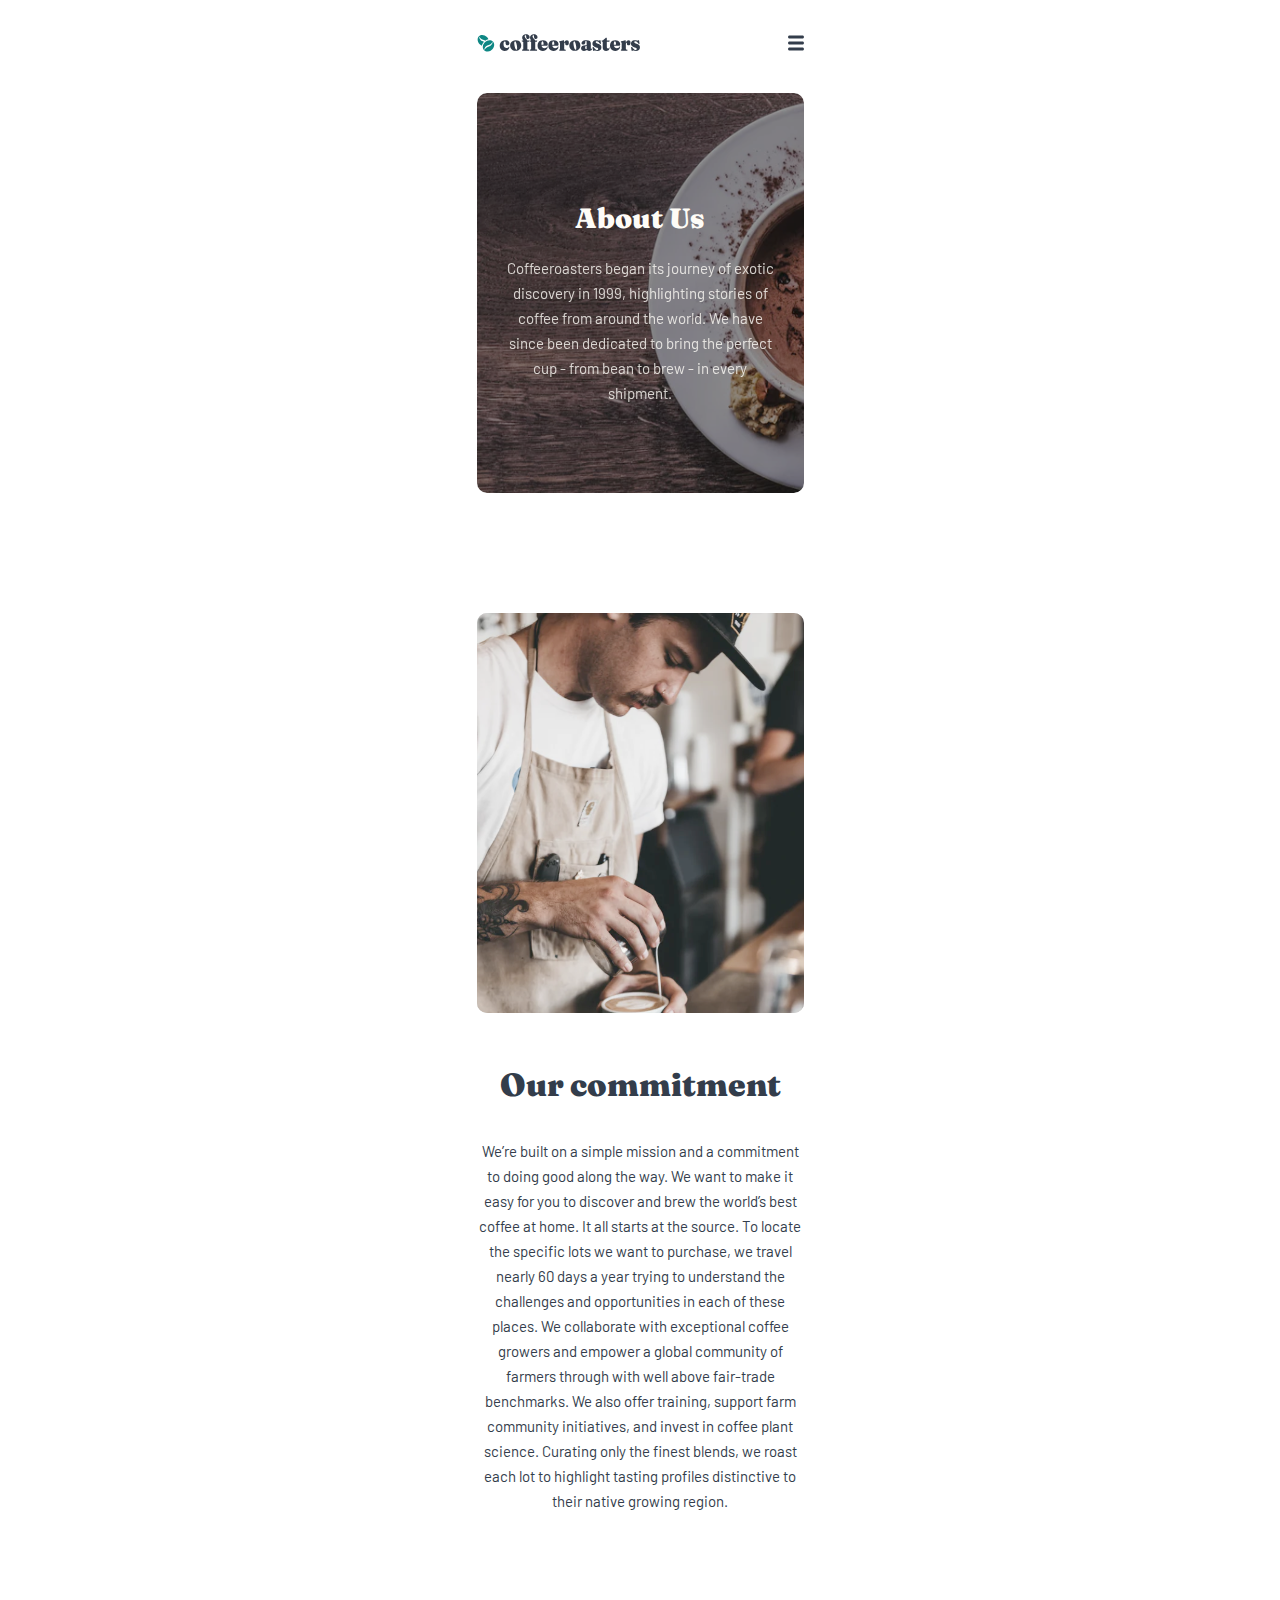
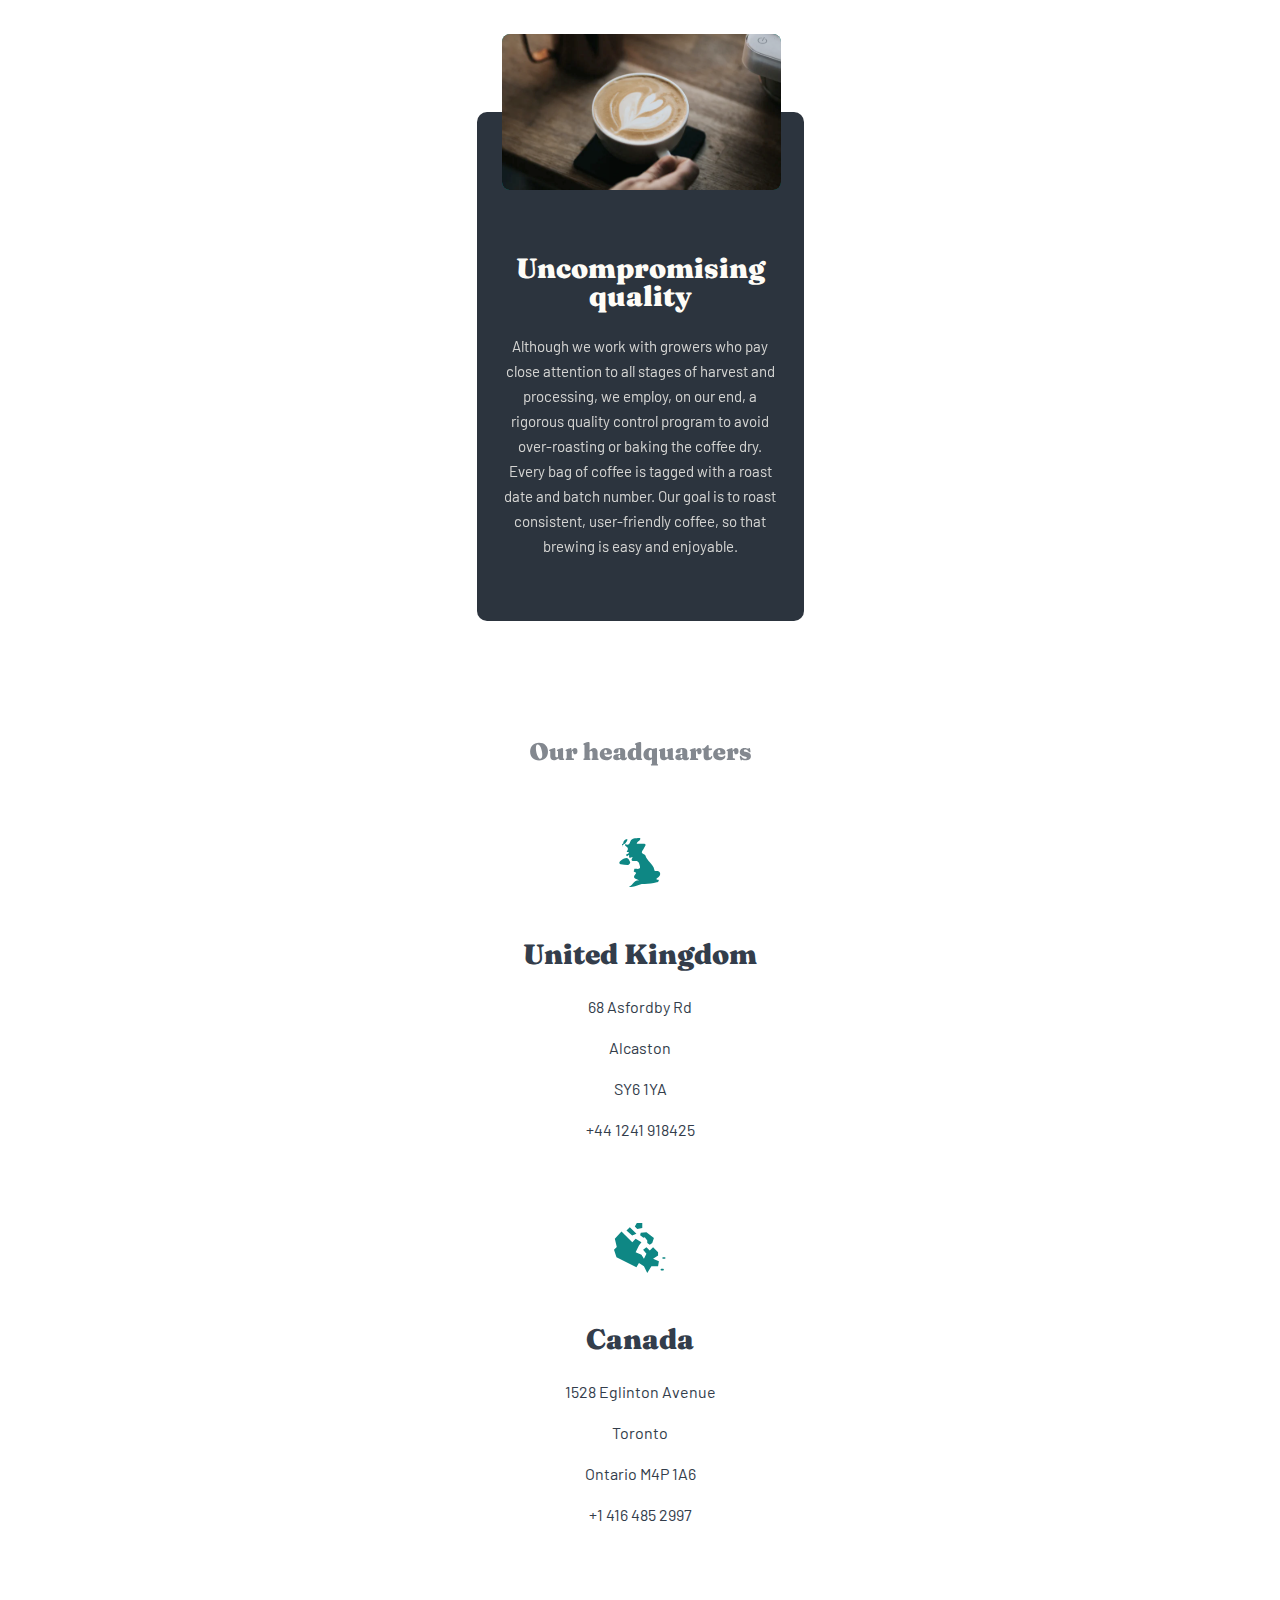
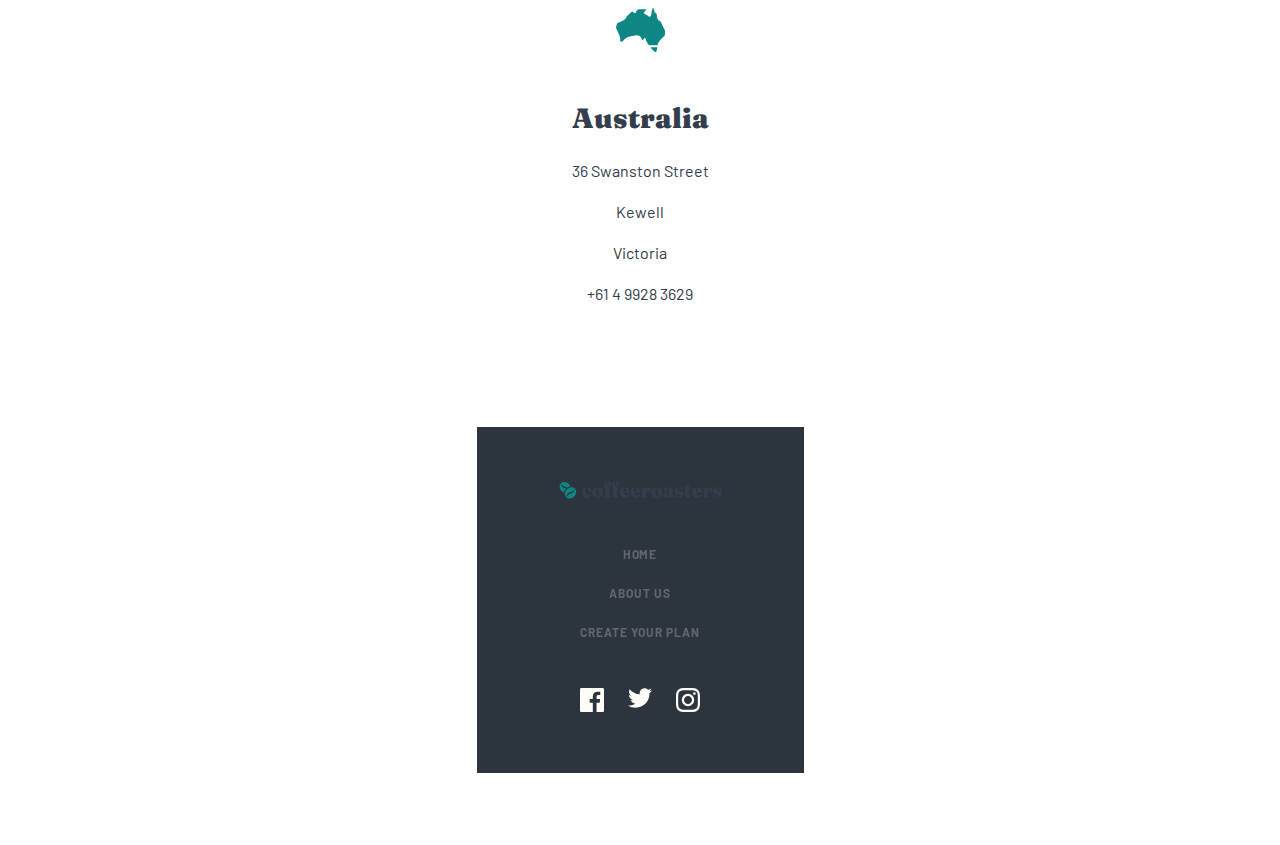
<file: About.html>
<!DOCTYPE html>
<html lang="en">
<head>
    <meta charset="UTF-8">
    <meta name="viewport" content="width=device-width, initial-scale=1.0">
    <title>Coffeshop/about</title>
    <link rel="stylesheet" href="About.css">
    <link rel="stylesheet" href="Sub.html">
    <link rel="stylesheet" href="index.html">
</head>
<body>
   <div class="Parent">

    <div class="Burgermenu">
        <div class="Forpictures margin1"> 
            <img src="Assets/Mobile/CoffeeLogo.svg" alt="" class="Mobile">
            <img src="Assets/Mobile/Burger.svg" alt="" class="Mobile logo2">
        </div>

        <div class="Forpicture">
            <div class="fortext">
                <a href="index.html">Home</a>
                <a href="About.html">About</a>
                <a href="Sub.html">Create Your Plan</a>
            </div>
        </div>
    </div>

    <div class="Forpictures"> 
        <img src="Assets/Mobile/CoffeeLogo.svg" alt="" class="Mobile">
        <img src="Assets/Mobile/Burger.svg" alt="" class="Mobile logo">
    </div>

    <div class="Aboutus">
        <p class="About">About Us</p>
        <p class="Coffeeroasters">Coffeeroasters began its journey of exotic discovery in 1999, highlighting stories of coffee from around the world. We have since been dedicated to bring the perfect cup - from bean to brew - in every shipment.</p>
    </div>

    <div class="ayarvicisaxeli">
    <img src="Assets/Mobile/Manwithcoffee.svg" class="Mobile ManwithCoffee" alt="">
        <p class="commitment">Our commitment</p>
        <p class="mission">We’re built on a simple mission and a commitment to doing good along the way. We want to make it easy for you to discover and brew the world’s best coffee at home. It all starts at the source. To locate the specific lots we want to purchase, we travel nearly 60 days a year trying to understand the challenges and opportunities in each of these places. We collaborate with exceptional coffee growers and empower a global community of farmers through with well above fair-trade benchmarks. We also offer training, support farm community initiatives, and invest in coffee plant science. Curating only the finest blends, we roast each lot to highlight tasting profiles distinctive to their native growing region.</p>
    </div>

    <div class="Blackbox">
        <img src="Assets/Mobile/Darkcoffee.svg"  class="Mobile Darkcoffee" alt="">
        <p class="Uncompromising">Uncompromising quality</p>
        <p class="Although">Although we work with growers who pay close attention to all stages of harvest and processing, we employ, on our end, a rigorous quality control program to avoid over-roasting or baking the coffee dry. Every bag of coffee is tagged with a roast date and batch number. Our goal is to roast consistent, user-friendly coffee, so that brewing is easy and enjoyable.</p>
    </div>

    <div class="Countries">
        <img src="Assets/Mobile/Our headquarters.svg" alt="">


        <div class="qveynebi pirveli">
            <img src="Assets/Mobile/Uk.svg" alt="">

            <p class="United">United Kingdom</p>
            
            <div class="Status">
                <p>68 Asfordby Rd</p>
                <p>Alcaston</p>
                <p>SY6 1YA</p>
                <p>+44 1241 918425</p>
            </div>
        </div>

        <div class="qveynebi meore">
            <img src="Assets/Mobile/Canada.svg" alt="">

            <p class="United">Canada</p>
            
            <div class="Status">
                <p>1528 Eglinton Avenue</p>
                <p>Toronto</p>
                <p>Ontario M4P 1A6</p>
                <p>+1 416 485 2997</p>
            </div>
        </div>

        <div class="qveynebi meore">
            <img src="Assets/Mobile/Australia.svg" alt="">

            <p class="United">Australia</p>
            
            <div class="Status">
                <p>36 Swanston Street</p>
                <p>Kewell</p>
                <p>Victoria</p>
                <p>+61 4 9928 3629</p>
            </div>
        </div>
    </div>

    <div class="Lastdiv">
        <img src="Assets/Mobile/CoffeeLogo.svg" class="Mobile Lastimg" alt="">
        <div class="Arefs">
         <a href="index.html" class="lastp">Home</a>
         <a href="About.html" class="lastp">ABOUT US</a>
         <a href="Sub.html" class="lastp">CREATE YOUR PLAN</a>
      </div>

      <div class="Icons">
          <svg xmlns="http://www.w3.org/2000/svg" width="24" height="24" viewBox="0 0 24 24" fill="none">
              <path d="M22.675 0H1.325C0.593 0 0 0.593 0 1.325V22.676C0 23.407 0.593 24 1.325 24H12.82V14.706H9.692V11.084H12.82V8.413C12.82 5.313 14.713 3.625 17.479 3.625C18.804 3.625 19.942 3.724 20.274 3.768V7.008L18.356 7.009C16.852 7.009 16.561 7.724 16.561 8.772V11.085H20.148L19.681 14.707H16.561V24H22.677C23.407 24 24 23.407 24 22.675V1.325C24 0.593 23.407 0 22.675 0Z" fill="#FEFCF7"/>
            </svg>

          <svg xmlns="http://www.w3.org/2000/svg" width="24" height="20" viewBox="0 0 24 20" fill="none">
              <path d="M24 2.55705C23.117 2.94905 22.168 3.21305 21.172 3.33205C22.189 2.72305 22.97 1.75805 23.337 0.608047C22.386 1.17205 21.332 1.58205 20.21 1.80305C19.313 0.846047 18.032 0.248047 16.616 0.248047C13.437 0.248047 11.101 3.21405 11.819 6.29305C7.728 6.08805 4.1 4.12805 1.671 1.14905C0.381 3.36205 1.002 6.25705 3.194 7.72305C2.388 7.69705 1.628 7.47605 0.965 7.10705C0.911 9.38805 2.546 11.522 4.914 11.997C4.221 12.185 3.462 12.229 2.69 12.081C3.316 14.037 5.134 15.46 7.29 15.5C5.22 17.123 2.612 17.848 0 17.54C2.179 18.937 4.768 19.752 7.548 19.752C16.69 19.752 21.855 12.031 21.543 5.10605C22.505 4.41105 23.34 3.54405 24 2.55705Z" fill="#FEFCF7"/>
            </svg>

          <svg xmlns="http://www.w3.org/2000/svg" width="24" height="24" viewBox="0 0 24 24" fill="none">
              <path fill-rule="evenodd" clip-rule="evenodd" d="M12 0C8.741 0 8.333 0.014 7.053 0.072C2.695 0.272 0.273 2.69 0.073 7.052C0.014 8.333 0 8.741 0 12C0 15.259 0.014 15.668 0.072 16.948C0.272 21.306 2.69 23.728 7.052 23.928C8.333 23.986 8.741 24 12 24C15.259 24 15.668 23.986 16.948 23.928C21.302 23.728 23.73 21.31 23.927 16.948C23.986 15.668 24 15.259 24 12C24 8.741 23.986 8.333 23.928 7.053C23.732 2.699 21.311 0.273 16.949 0.073C15.668 0.014 15.259 0 12 0ZM12 2.163C15.204 2.163 15.584 2.175 16.85 2.233C20.102 2.381 21.621 3.924 21.769 7.152C21.827 8.417 21.838 8.797 21.838 12.001C21.838 15.206 21.826 15.585 21.769 16.85C21.62 20.075 20.105 21.621 16.85 21.769C15.584 21.827 15.206 21.839 12 21.839C8.796 21.839 8.416 21.827 7.151 21.769C3.891 21.62 2.38 20.07 2.232 16.849C2.174 15.584 2.162 15.205 2.162 12C2.162 8.796 2.175 8.417 2.232 7.151C2.381 3.924 3.896 2.38 7.151 2.232C8.417 2.175 8.796 2.163 12 2.163ZM5.838 12C5.838 8.597 8.597 5.838 12 5.838C15.403 5.838 18.162 8.597 18.162 12C18.162 15.404 15.403 18.163 12 18.163C8.597 18.163 5.838 15.403 5.838 12ZM12 16C9.791 16 8 14.21 8 12C8 9.791 9.791 8 12 8C14.209 8 16 9.791 16 12C16 14.21 14.209 16 12 16ZM16.965 5.595C16.965 4.8 17.61 4.155 18.406 4.155C19.201 4.155 19.845 4.8 19.845 5.595C19.845 6.39 19.201 7.035 18.406 7.035C17.61 7.035 16.965 6.39 16.965 5.595Z" fill="#FEFCF7"/>
            </svg>

      </div>

     </div>

   </div>

   <script src="burger.js"></script>
</body>
</html>
</file>
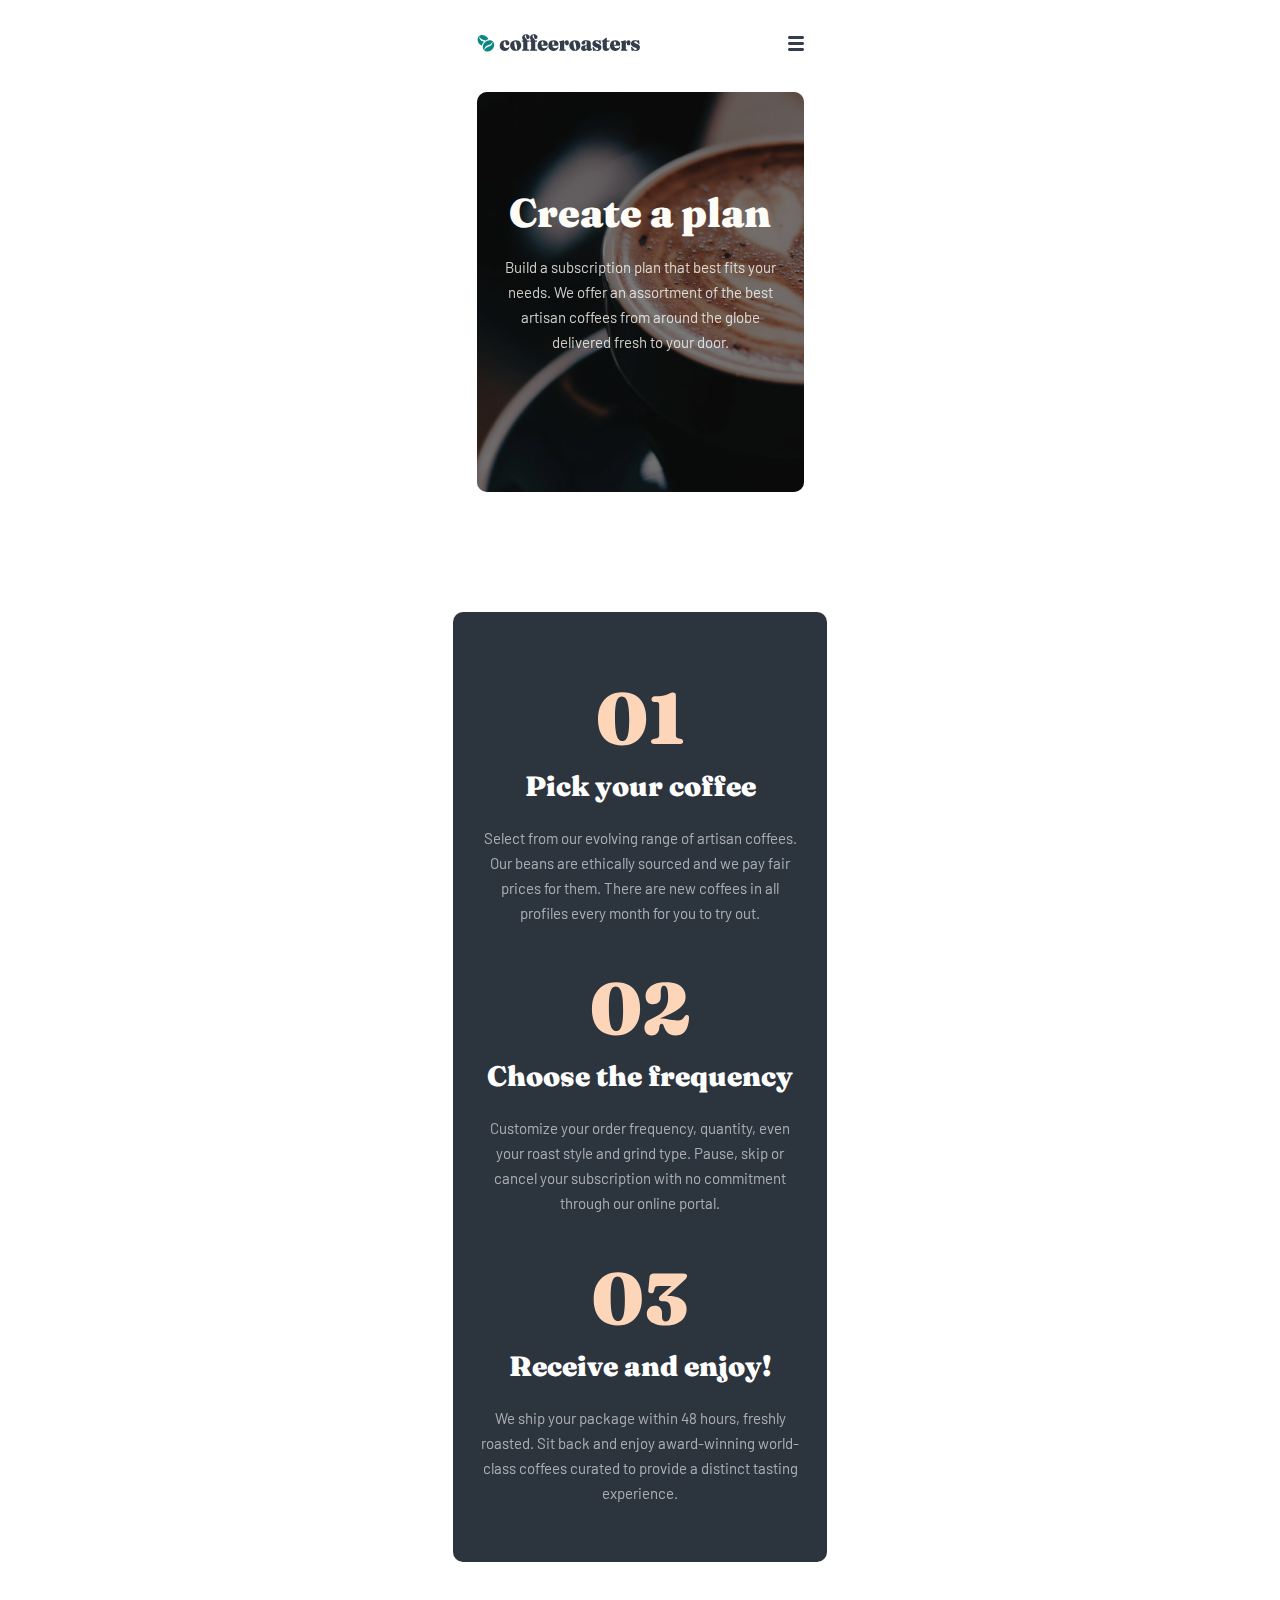
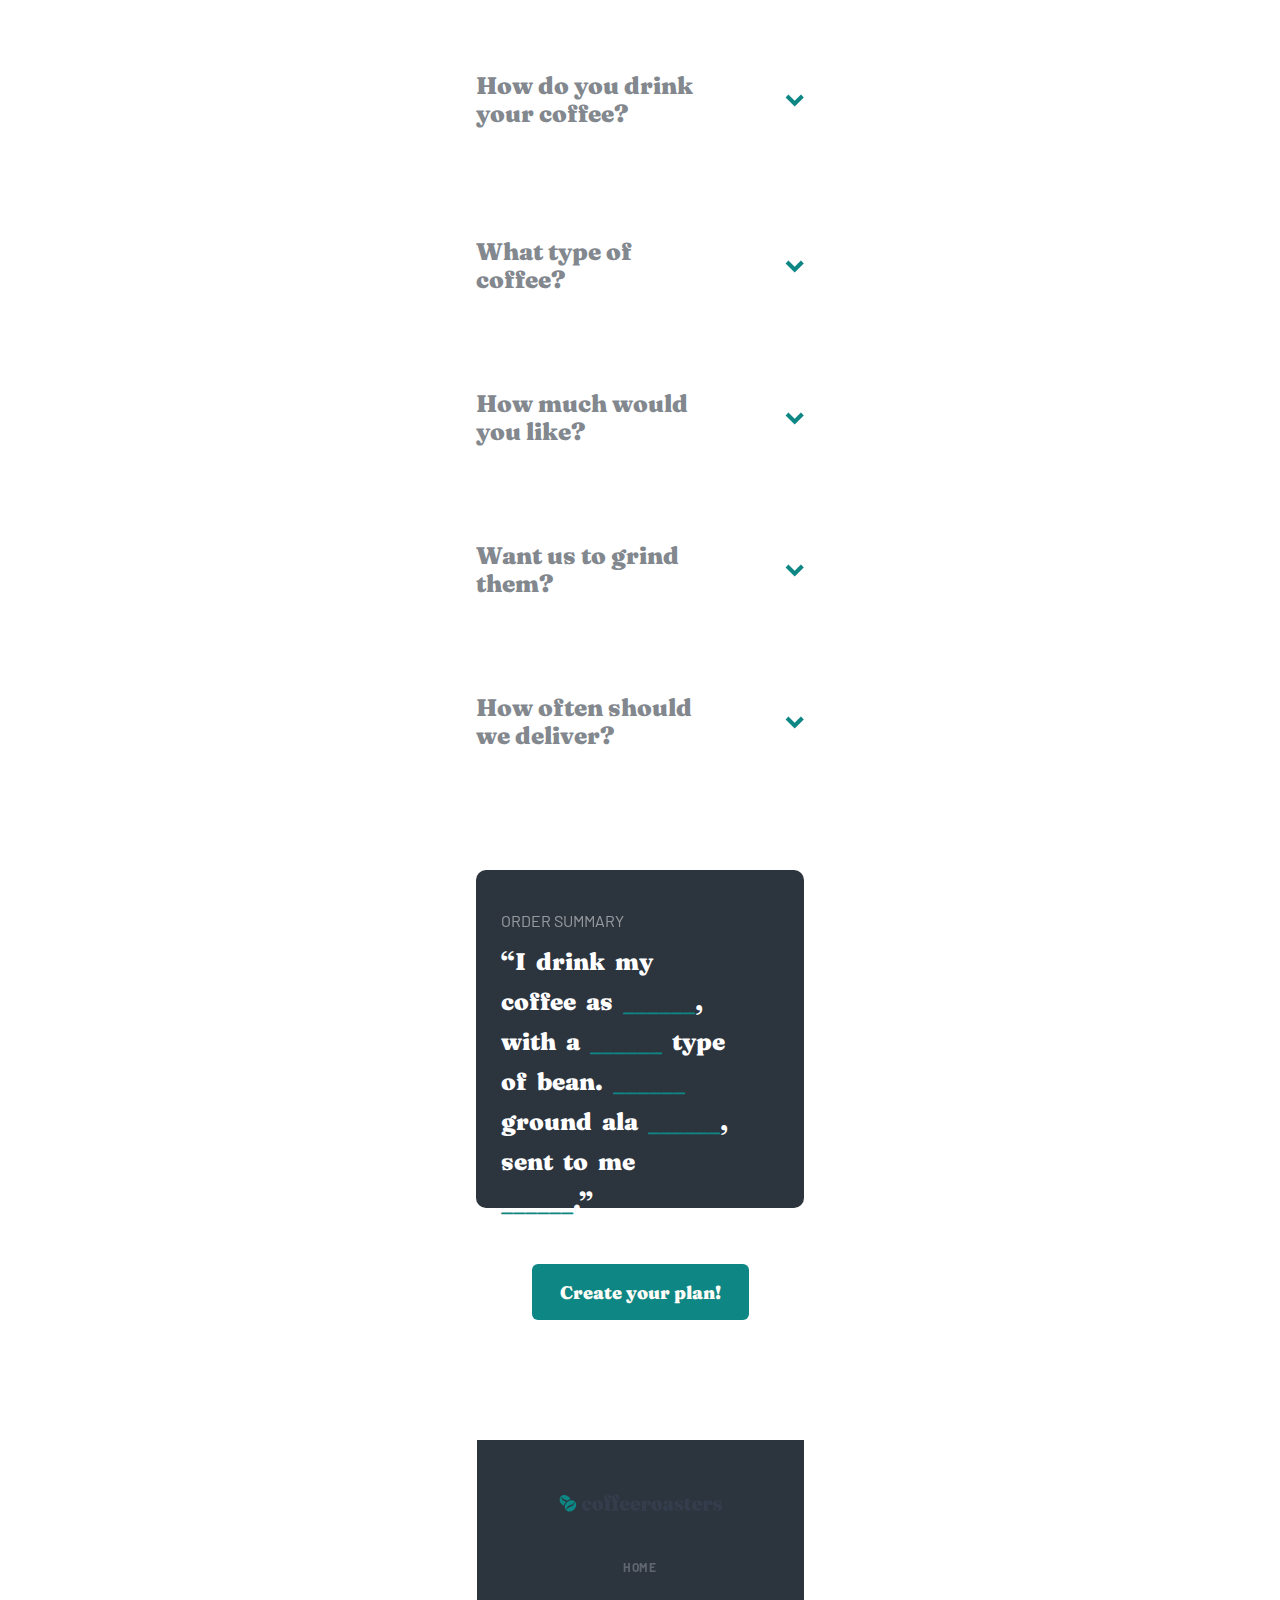
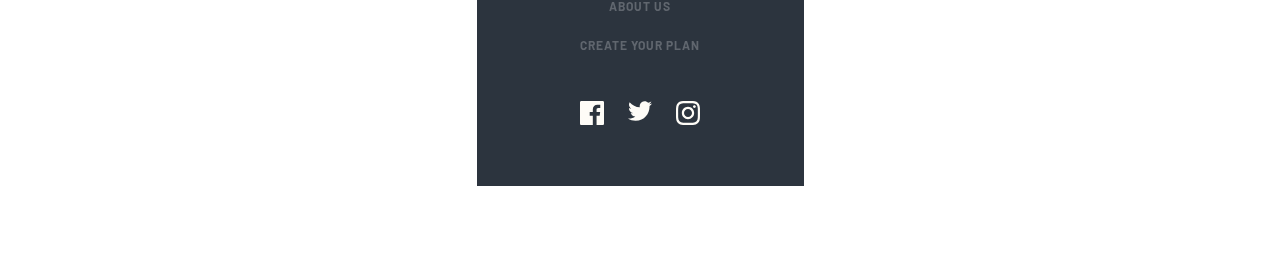
<file: Sub.html>
<!DOCTYPE html>
<html lang="en">
<head>
    <meta charset="UTF-8">
    <meta name="viewport" content="width=device-width, initial-scale=1.0">
    <link rel="stylesheet" href="Sub.css">
    <title>Coffeshop/sub</title>
</head>
<body>
    <div class="Parent">

        <div class="Burgermenu">
            <div class="Forpictures margin1"> 
                <img src="Assets/Mobile/CoffeeLogo.svg" alt="" class="Mobile">
                <img src="Assets/Mobile/Burger.svg" alt="" class="Mobile logo2">
            </div>
    
            <div class="Forpicture">
                <div class="fortext">
                   <a href="index.html">Home</a>
                   <a href="About.html">About</a>
                   <a href="Sub.html">Create Your Plan</a>
                </div>
            </div>
        </div>

        <div class="Forpictures"> 
            <img src="Assets/Mobile/CoffeeLogo.svg" alt="" class="Mobile">
            <img src="Assets/Mobile/Burger.svg" alt="" class="Mobile logo">
        </div>

    <div class="lightcoffee">
        <p class="plan">Create a plan</p>
        <p class="subscription">Build a subscription plan that best fits your needs. We offer an assortment of the best artisan coffees from around the globe delivered fresh to your door.</p>
    </div>

    <div class="Greybox">
        <div class="Greyboxes pirveli">
            <img src="Assets/Mobile/01.svg" class="Mobile one" alt="">
            <p class="Coffee">Pick your coffee</p>
            <p class="evolving">Select from our evolving range of artisan coffees. Our beans are ethically sourced and we pay fair prices for them. There are new coffees in all profiles every month for you to try out.</p>
        </div>

        <div class="Greyboxes meore">
            <img src="Assets/Mobile/02.svg" class="Mobile one" alt="">
            <p class="Coffee">Choose the frequency</p>
            <p class="evolving">Customize your order frequency, quantity, even your roast style and grind type. Pause, skip or cancel your subscription with no commitment through our online portal.</p>
        </div>

        <div class="Greyboxes meore">
            <img src="Assets/Mobile/03.svg" class="Mobile one" alt="">
            <p class="Coffee">Receive and enjoy!</p>
            <p class="evolving">We ship your package within 48 hours, freshly roasted. Sit back and enjoy award-winning 
                world-class coffees curated to provide a distinct tasting experience.</p>
        </div>
    </div>


    <div class="Drink">
        <div class="First F">
            <div class="Textandimg">
                <p class="How">How do you drink your coffee?</p>
                <img src="Assets/Mobile/Arrowdown.svg" class="Mobile Arrow1" alt="">
            </div>

            <div class="Lightgreybox Capsule one1">
                <p class="Capsule2 eins">Capsule</p>
                <p class="Compatible">Compatible with Nespresso systems and similar brewers</p>
            </div>

            <div class="Lightgreybox NotCapsule one1">
                <p class="Capsule2 eins">Filter</p>
                <p class="Compatible">For pour over or drip methods like Aeropress, Chemex, and V60</p>
            </div>

            <div class="Lightgreybox NotCapsule one1">
                <p class="Capsule2 eins">Espresso</p>
                <p class="Compatible">Dense and finely ground beans for an intense, flavorful experience</p>
            </div>
        </div>

        <div class="First F">
            <div class="Textandimg">
                <p class="How">What type of <br>coffee?</p>
                <img src="Assets/Mobile/Arrowdown.svg" class="Mobile Arrow2" alt="">
            </div>

            <div class="Lightgreybox Capsule two">
                <p class="Capsule2 zwei">Single Origin</p>
                <p class="Compatible">Distinct, high quality coffee from a specific family-owned farm</p>
            </div>

            <div class="Lightgreybox NotCapsule two">
                <p class="Capsule2 zwei">Decaf</p>
                <p class="Compatible">Just like regular coffee, except the caffeine has been removed</p>
            </div>

            <div class="Lightgreybox NotCapsule two">
                <p class="Capsule2 zwei">Blended</p>
                <p class="Compatible">Combination of two or three dark roasted beans of organic coffees</p>
            </div>
        </div>

        <div class="First S">
            <div class="Textandimg">
                <p class="How">How much would you like?</p>
                <img src="Assets/Mobile/Arrowdown.svg" class="Mobile Arrow3" alt="">
            </div>

            <div class="Lightgreybox Capsule three">
                <p class="Capsule2 drei">250g</p>
                <p class="Compatible">Perfect for the solo drinker. Yields about 12 delicious cups.</p>
            </div>

            <div class="Lightgreybox NotCapsule three">
                <p class="Capsule2 drei">500g</p>
                <p class="Compatible">Perfect option for a couple. Yields about 40 delectable cups.</p>
            </div>

            <div class="Lightgreybox NotCapsule three">
                <p class="Capsule2 drei">1000g</p>
                <p class="Compatible">Perfect for offices and events. Yields about 90 delightful cups.</p>
            </div>
        </div>

        <div class="First S">
            <div class="Textandimg">
                <p class="How">Want us to grind <br>them?</p>
                <img src="Assets/Mobile/Arrowdown.svg" class="Mobile Arrow4" alt="">
            </div>

            <div class="Lightgreybox Capsule four">
                <p class="Capsule2 vier">Wholebean</p>
                <p class="Compatible">Best choice if you cherish the full sensory experience</p>
            </div>

            <div class="Lightgreybox NotCapsule four">
                <p class="Capsule2 vier">Filter</p>
                <p class="Compatible">For drip or pour-over coffee methods such as V60 or Aeropress</p>
            </div>

            <div class="Lightgreybox NotCapsule four">
                <p class="Capsule2 vier">Cafetiére</p>
                <p class="Compatible">Course ground beans specially suited for french press coffee</p>
            </div>
        </div>

        <div class="First S">
            <div class="Textandimg">
                <p class="How">How often should <br>we deliver?</p>
                <img src="Assets/Mobile/Arrowdown.svg" class="Mobile Arrow5" alt="">
            </div>

            <div class="Lightgreybox Capsule five">
                <p class="Capsule2 funf">Every week</p>
                <p class="Compatible">$7.20 per shipment. Includes free first-class shipping.</p>
            </div>

            <div class="Lightgreybox NotCapsule five">
                <p class="Capsule2 funf">Every 2 week</p>
                <p class="Compatible">$9.60 per shipment. Includes free priority shipping.</p>
            </div>

            <div class="Lightgreybox NotCapsule five">
                <p class="Capsule2 funf">Every month</p>
                <p class="Compatible">$12.00 per shipment. Includes free priority shipping.</p>
            </div>
        </div>
    </div>

    <div class="Veryblackbox">
        <p class="Summary">Order Summary</p>
        <p class="Decaf">“I drink my coffee as <span class="Pirveli">______</span>, with a <span class="Meore">______</span> type of bean. <span class="Mesame">______</span> ground ala <span class="Meotxe">______</span>, sent to me <span class="Mexute">______</span>.”</p>
    </div>
    <button class="Create">Create your plan!</button>

    <div class="Checkout">
         <div class="Blackpart"> <p class="Summary2">Order Summary</p></div>
         <p class="Decaf2"></p>

         <p class="Subscription">Is this correct? You can proceed to checkout or go back to plan selection if something is off. Subscription discount codes can also be redeemed at the checkout. </p>

         <a href="index.html" class="Checkout6">Checkout - $14.00 / mo</a>
    </div>
    
    <div class="Lastdiv">
        <img src="Assets/Mobile/CoffeeLogo.svg" class="Mobile Lastimg" alt="">
        <div class="Arefs">
         <a href="index.html" class="lastp">Home</a>
         <a href="About.html" class="lastp">ABOUT US</a>
         <a href="Sub.html" class="lastp">CREATE YOUR PLAN</a>
      </div>

      <div class="Icons">
          <svg xmlns="http://www.w3.org/2000/svg" width="24" height="24" viewBox="0 0 24 24" fill="none">
              <path d="M22.675 0H1.325C0.593 0 0 0.593 0 1.325V22.676C0 23.407 0.593 24 1.325 24H12.82V14.706H9.692V11.084H12.82V8.413C12.82 5.313 14.713 3.625 17.479 3.625C18.804 3.625 19.942 3.724 20.274 3.768V7.008L18.356 7.009C16.852 7.009 16.561 7.724 16.561 8.772V11.085H20.148L19.681 14.707H16.561V24H22.677C23.407 24 24 23.407 24 22.675V1.325C24 0.593 23.407 0 22.675 0Z" fill="#FEFCF7"/>
            </svg>

          <svg xmlns="http://www.w3.org/2000/svg" width="24" height="20" viewBox="0 0 24 20" fill="none">
              <path d="M24 2.55705C23.117 2.94905 22.168 3.21305 21.172 3.33205C22.189 2.72305 22.97 1.75805 23.337 0.608047C22.386 1.17205 21.332 1.58205 20.21 1.80305C19.313 0.846047 18.032 0.248047 16.616 0.248047C13.437 0.248047 11.101 3.21405 11.819 6.29305C7.728 6.08805 4.1 4.12805 1.671 1.14905C0.381 3.36205 1.002 6.25705 3.194 7.72305C2.388 7.69705 1.628 7.47605 0.965 7.10705C0.911 9.38805 2.546 11.522 4.914 11.997C4.221 12.185 3.462 12.229 2.69 12.081C3.316 14.037 5.134 15.46 7.29 15.5C5.22 17.123 2.612 17.848 0 17.54C2.179 18.937 4.768 19.752 7.548 19.752C16.69 19.752 21.855 12.031 21.543 5.10605C22.505 4.41105 23.34 3.54405 24 2.55705Z" fill="#FEFCF7"/>
            </svg>

          <svg xmlns="http://www.w3.org/2000/svg" width="24" height="24" viewBox="0 0 24 24" fill="none">
              <path fill-rule="evenodd" clip-rule="evenodd" d="M12 0C8.741 0 8.333 0.014 7.053 0.072C2.695 0.272 0.273 2.69 0.073 7.052C0.014 8.333 0 8.741 0 12C0 15.259 0.014 15.668 0.072 16.948C0.272 21.306 2.69 23.728 7.052 23.928C8.333 23.986 8.741 24 12 24C15.259 24 15.668 23.986 16.948 23.928C21.302 23.728 23.73 21.31 23.927 16.948C23.986 15.668 24 15.259 24 12C24 8.741 23.986 8.333 23.928 7.053C23.732 2.699 21.311 0.273 16.949 0.073C15.668 0.014 15.259 0 12 0ZM12 2.163C15.204 2.163 15.584 2.175 16.85 2.233C20.102 2.381 21.621 3.924 21.769 7.152C21.827 8.417 21.838 8.797 21.838 12.001C21.838 15.206 21.826 15.585 21.769 16.85C21.62 20.075 20.105 21.621 16.85 21.769C15.584 21.827 15.206 21.839 12 21.839C8.796 21.839 8.416 21.827 7.151 21.769C3.891 21.62 2.38 20.07 2.232 16.849C2.174 15.584 2.162 15.205 2.162 12C2.162 8.796 2.175 8.417 2.232 7.151C2.381 3.924 3.896 2.38 7.151 2.232C8.417 2.175 8.796 2.163 12 2.163ZM5.838 12C5.838 8.597 8.597 5.838 12 5.838C15.403 5.838 18.162 8.597 18.162 12C18.162 15.404 15.403 18.163 12 18.163C8.597 18.163 5.838 15.403 5.838 12ZM12 16C9.791 16 8 14.21 8 12C8 9.791 9.791 8 12 8C14.209 8 16 9.791 16 12C16 14.21 14.209 16 12 16ZM16.965 5.595C16.965 4.8 17.61 4.155 18.406 4.155C19.201 4.155 19.845 4.8 19.845 5.595C19.845 6.39 19.201 7.035 18.406 7.035C17.61 7.035 16.965 6.39 16.965 5.595Z" fill="#FEFCF7"/>
            </svg>

      </div>

     </div>

    </div>
    
    <script src="burger.js"></script>
    <script src="Sub.js"></script>
</body>
</html>
</file>
<file: About.css>
@import url('https://fonts.googleapis.com/css2?family=Barlow:ital,wght@0,100;0,200;0,300;0,400;0,500;0,600;0,700;0,800;0,900;1,100;1,200;1,300;1,400;1,500;1,600;1,700;1,800;1,900&family=Fraunces:ital,opsz,wght@0,9..144,100;0,9..144,200;0,9..144,300;0,9..144,400;0,9..144,500;0,9..144,600;0,9..144,700;0,9..144,800;0,9..144,900;1,9..144,100;1,9..144,200;1,9..144,300;1,9..144,400;1,9..144,500;1,9..144,600;1,9..144,700;1,9..144,800;1,9..144,900&display=swap');

*{
    padding: 0px;
    margin: 0px;
    box-sizing: border-box;
}

body{
    display: flex;
    align-items: center;
    justify-content: center;
    font-family: "Fraunces" , 'Barlow';
}

.Parent{
    overflow-x: hidden;
    position: relative;
    width: 375px;
    height: auto;
    display: flex;
    flex-direction: column;
    align-items: center;
    justify-content: center;
}

.Forpictures{
    margin-top: 34px;
    display: flex;
    flex-direction: row;
    column-gap: 148px;
}

.Aboutus{
    display: flex;
    flex-direction: column;
    align-items: center;
    margin-top: 41px;
    border-radius: 10px;
    background: #A2A2A2;
    width: 327px;
    height: 400px;
    display: flex;
    flex-direction: column;
    align-self: center;
    background-image: url(Assets/Mobile/AboutCoffee.svg);
}

.About{
    margin-top: 111px;
    width: 279px;
    color: #FEFCF7;
    text-align: center;
    font-family: "Fraunces";
    font-size: 28px;
    font-style: normal;
    font-weight: 900;
    line-height: 28px;
}

.Coffeeroasters{
    margin-top: 24px;
    width: 279px;
    color: #FEFCF7;
    text-align: center;
    font-family: "Barlow";
    font-size: 15px;
    font-weight: 400;
    line-height: 25px;
    opacity: 0.8;
}

.ayarvicisaxeli{
    margin-top: 120px;
    display: flex;
    flex-direction: column;
    align-items: center;
}

.ManwithCoffee{
    background: lightgray 0px 0px / 100% 100% no-repeat;
    border-radius: 10px;
}

.commitment{
    width: 327px;
    margin-top: 48px;
    color: #333D4B;
    text-align: center;
    font-family: "Fraunces";
    font-size: 32px;
    font-weight: 900;
    line-height: 48px;
}

.mission{
    margin-top: 30px;
    width: 327px;
    color: #333D4B;
    text-align: center;
    font-family: "Barlow";
    font-size: 15px;
    font-weight: 400;
    line-height: 25px; 
}

.Blackbox{
    position: relative;
    display: flex;
    flex-direction: column;
    align-items: center;
    margin-top: 198px;
    width: 327px;
    height: 509px;
    background-color: #2C343E;
    border-radius: 10px;
}

.Darkcoffee{
    position: absolute;
    left: 25px;
    top: -78px;
}

.Uncompromising{
    margin-top: 142px;
    width: 279px;
    color: #FEFCF7;
    text-align: center;
    font-family: "Fraunces";
    font-size: 28px;
    font-weight: 900;
    line-height: 28px; 
}

.Although{
    margin-top: 24px;
    width: 279px;
    color: #FEFCF7;
    text-align: center;
    font-family: "Barlow";
    font-size: 15px;
    font-weight: 400;
    line-height: 25px; 
    opacity: 0.8;
}

.Countries{
    display: flex;
    flex-direction: column;
    align-items: center;
    margin-top: 120px;
}

.qveynebi{
    display: flex;
    flex-direction: column;
    align-items: center;
}

.United{
    margin-top: 48px;
    color: #333D4B;
    text-align: center;
    font-family: "Fraunces";
    font-size: 28px;
    font-style: normal;
    font-weight: 900;
    line-height: 36px; 
    margin-bottom: 22px;
}

.Status{
    display: flex;
    flex-direction: column;
    align-items: center;
    row-gap: 15px;
}

.Status p{
    color: #333D4B;
    text-align: center;
    font-family: "Barlow";
    font-size: 16px;
    font-weight: 400;
    line-height: 26px;
}

.pirveli{
    margin-top: 72px;
}

.meore{
    margin-top: 80px;
}

.Lastdiv{
    margin-top: 120px;
    margin-bottom: 72px;
    width: 327px;
    height: 346px;
    background: #2C343E;
    display: flex;
    flex-direction: column;
    align-items: center;
}

.Arefs{
    display: flex;
    flex-direction: column;
    align-items: center;
    row-gap: 24px;
    margin-top: 48px;
}

.Lastimg{
    margin-top: 54px;
}

.Icons{
    margin-top: 48px;
    display: flex;
    flex-direction: row;
    column-gap: 24px;
}

.lastp{
    text-decoration: none;
    color: #83888F;
    font-family: "Barlow";
    font-size: 12px;
    font-style: normal;
    font-weight: 700;
    line-height: 15px;
    letter-spacing: 0.923px;
    text-transform: uppercase;
    opacity: 0.6;
}

.Burgermenu{
    top: 0px;
    left: 375px;
    z-index: 10;
    position: absolute;
    width: 385px;
    height: 667px;
    background: #FEFCF7;
}

.margin1{
    margin-top: 32px;
    margin-left: 24px;
}

.Forpicture{
    opacity: 0.3;
    margin-top: 40px;
    margin-left: 24px;
    width: 327px;
    height: 500px;
    background-image: url(Assets/Mobile/CoffeePhoto.svg);
}

.fortext{
    margin-top: 40px;
    background-color: white;
    display: flex;
    flex-direction: column;
    align-items: center;
    row-gap: 32px;
}

.fortext a{
    text-decoration: none;
    color: #333D4B;
    text-align: center;
    font-family: "Fraunces";
    font-size: 24px;
    font-weight: 900;
    line-height: 32px; 
}

.active{
    transform: translatex(-103%);
    transition: all 2s;
}

.active2{
    transform: translatex(0%);
    transition: all 2s;
}
</file>
<file: Sub.css>
@import url('https://fonts.googleapis.com/css2?family=Barlow:ital,wght@0,100;0,200;0,300;0,400;0,500;0,600;0,700;0,800;0,900;1,100;1,200;1,300;1,400;1,500;1,600;1,700;1,800;1,900&family=Fraunces:ital,opsz,wght@0,9..144,100;0,9..144,200;0,9..144,300;0,9..144,400;0,9..144,500;0,9..144,600;0,9..144,700;0,9..144,800;0,9..144,900;1,9..144,100;1,9..144,200;1,9..144,300;1,9..144,400;1,9..144,500;1,9..144,600;1,9..144,700;1,9..144,800;1,9..144,900&display=swap');

*{
    padding: 0px;
    margin: 0px;
    box-sizing: border-box;
}

body{
    display: flex;
    align-items: center;
    justify-content: center;
    font-family: "Fraunces" , 'Barlow';
}

.Parent{
    overflow-x: hidden;
    position: relative;;
    width: 375px;
    height: auto;
    display: flex;
    flex-direction: column;
    align-items: center;
    justify-content: center;
}

.Forpictures{
    margin-top: 34px;
    display: flex;
    flex-direction: row;
    align-items: center;
    column-gap: 148px;
}

.lightcoffee{
    margin-top: 40px;
    display: flex;
    flex-direction: column;
    align-items: center;
    width: 327px;
    height: 400px;
    background-image: url(Assets/Mobile/Lightcoffee.svg);
}

.plan{
    margin-top: 101px;
    width: 279px;
    color: #FEFCF7;
    text-align: center;
    font-family: "Fraunces";
    font-size: 40px;
    font-weight: 900;
    line-height: 40px; 
}

.subscription{
    margin-top: 22px;
    width: 279px;
    color: #FEFCF7;
    text-align: center;
    font-family: "Barlow";
    font-size: 15px;
    font-weight: 400;
    line-height: 25px; 
    opacity: 0.8;
}

.Greybox{
    margin-top: 120px;
    border-radius: 10px;
    display: flex;
    flex-direction: column;
    align-self: center;
    width: 374px;
    height: 950px;
    background-color: #2C343E;
}

.Greyboxes{
    display: flex;
    flex-direction: column;
    align-self: center;
}

.pirveli{
    margin-top: 80px;
}

.meore{
    margin-top: 56px;
}

.Coffee{
    margin-top: 24px;
    width: 327px;
    color: #FFF;
    text-align: center;
    font-family: "Fraunces";
    font-size: 28px;
    font-weight: 900;
    line-height: 32px;
}

.evolving{
    margin-top: 24px;
    width: 327px;
    color: #FFF;
    text-align: center;
    font-family: "Barlow";
    font-size: 15px;
    font-weight: 400;
    line-height: 25px;
    opacity: 0.6;
}

.one{
    height: 54px;
}

.Drink{
    display: flex;
    align-items: center;
    flex-direction: column;
}

.First{
    display: flex;
    align-items: center;
    flex-direction: column;
}

.F{
    margin-top: 110px;
}

.S{
    margin-top: 96px;
}

.Textandimg{
    display: flex;
    justify-content: center;
    align-items: center;
    flex-direction: row;
    column-gap: 69px;
}

.How{
    width: 240px;
    height: 56px;
    color: #83888F;
    font-family: "Fraunces";
    font-size: 24px;
    font-weight: 900;
    line-height: 28px;
}

.Capsule{
    margin-top: 32px;
}

.NotCapsule{
    margin-top: 16px;
}

.Lightgreybox{
    padding-top: 24px;
    padding-left: 25px;
    display: none;
    flex-direction: column;
    width: 328px;
    height: 140px;
    border-radius: 8px;
    background: #F4F1EB;
}

.Capsule2{
    color: #333D4B;
    font-family: "Fraunces";
    font-size: 24px;
    font-weight: 900;
    line-height: 32px;
}

.Compatible{
    margin-top: 8px;
    width: 278px;
    color: #333D4B;
    font-family: "Barlow";
    font-size: 16px;
    font-weight: 400;
    line-height: 26px; 
}

.Veryblackbox{
    padding-left: 25px;
    padding-top: 38px;
    width: 328px;
    height: 338px;
    background-color: #2C343E;
    margin-top: 120px;
    border-radius: 10px;
}

.Summary{
    color: #FFF;
    font-family: "Barlow";
    font-size: 16px;
    font-weight: 400;
    line-height: 26px;
    opacity: 0.5037;
    text-transform: uppercase;
}

.Decaf{
    width: 230px;
    margin-top: 8px;
    color: #FFF;
    font-family: "Fraunces";
    font-size: 24px;
    font-weight: 900;
    line-height: 40px;
    word-spacing: 5px;
}

.Decaf span{
    color: #0E8784;
    font-family: "Fraunces";
    font-size: 24px;
    font-weight: 900;
    line-height: 40px;
}

.Create{
    outline: none;
    border: none;
    margin-top: 56px;
    width: 217px;
    height: 56px;
    border-radius: 6px;
    background: #0E8784;
    color: #FEFCF7;
    text-align: center;
    font-family: "Fraunces";
    font-size: 18px;
    font-style: normal;
    font-weight: 900;
    line-height: 25px; 
}

.Lastdiv{
    margin-top: 120px;
    margin-bottom: 72px;
    width: 327px;
    height: 346px;
    background: #2C343E;
    display: flex;
    flex-direction: column;
    align-items: center;
}

.Arefs{
    display: flex;
    flex-direction: column;
    align-items: center;
    row-gap: 24px;
    margin-top: 48px;
}

.Lastimg{
    margin-top: 54px;
}

.Icons{
    margin-top: 48px;
    display: flex;
    flex-direction: row;
    column-gap: 24px;
}

.lastp{
    text-decoration: none;
    color: #83888F;
    font-family: "Barlow";
    font-size: 12px;
    font-style: normal;
    font-weight: 700;
    line-height: 15px;
    letter-spacing: 0.923px;
    text-transform: uppercase;
    opacity: 0.6;
}

.Burgermenu{
    top: 0px;
    left: 385px;
    z-index: 10;
    position: absolute;
    width: 375px;
    height: 667px;
    background: #FEFCF7;
}

.margin1{
    margin-top: 32px;
    margin-left: 24px;
}

.Forpicture{
    opacity: 0.3;
    margin-top: 40px;
    margin-left: 24px;
    width: 327px;
    height: 500px;
    background-image: url(Assets/Mobile/CoffeePhoto.svg);
}

.fortext{
    margin-top: 40px;
    background-color: white;
    display: flex;
    flex-direction: column;
    align-items: center;
    row-gap: 32px;
}

.fortext a{
    text-decoration: none;
    color: #333D4B;
    text-align: center;
    font-family: "Fraunces";
    font-size: 24px;
    font-weight: 900;
    line-height: 32px; 
}

.active{
    transform: translatex(-103%);
    transition: all 2s;
}

.active2{
    transform: translatex(0%);
    transition: all 2s;
}

.Getcyan{
    background: #0E8784;
}

.Rotate{
    transform: rotate(180deg);
}

.Arrow1 , .Arrow2 , .Arrow3 , .Arrow4 , .Arrow5 {
    transition: all 0.8s;
}


.Checkout{
    display: none;
    flex-direction: column;
    margin-top: 40px;
    width: 327px;
    height: 597px;
    background-color: #FEFCF7;
    border-radius: 10px;
    position: relative;
}

.Display{
    display: flex;
}

.Blackpart{
    border-radius: 10px 10px 0 0;
    position: absolute;
    top: 0;
    width: 327px;
    height: 88px;
    background-color: #333D4B;
}

.Summary2{
    color: #FFF;
    font-family: "Fraunces";
    font-size: 28px;
    font-weight: 900;
    line-height: 32px; 
    padding-top: 28px;
    padding-left: 24px;
}

.Decaf2{
    margin-top: 128px;
    margin-left: 24px;
    width: 230px;
    color: grey;
    font-family: "Fraunces";
    font-size: 24px;
    font-weight: 900;
    line-height: 40px;
    word-spacing: 5px;
}

.Decaf2 span{
    color: #0E8784;
    font-family: "Fraunces";
    font-size: 24px;
    font-weight: 900;
    line-height: 40px;
}

.Subscription{
    margin-left: 24px;
    margin-top: 8px;
    width: 279px;
    color: #333D4B;
    font-family: "Barlow";
    font-size: 15px;
    font-weight: 400;
    line-height: 25px; 
    opacity: 0.8;
}

.Checkout6{
    margin-left: 24px;
    margin-top: 24px;
    display: flex;
    justify-content: center;
    align-items: center;
    width: 279px;
    height: 56px;
    text-decoration: none;
    border-radius: 6px;
    background: #0E8784;
    color: #FEFCF7;
    text-align: center;
    font-family: "Fraunces";
    font-size: 18px;
    font-weight: 900;
    line-height: 25px; 

}
</file>
